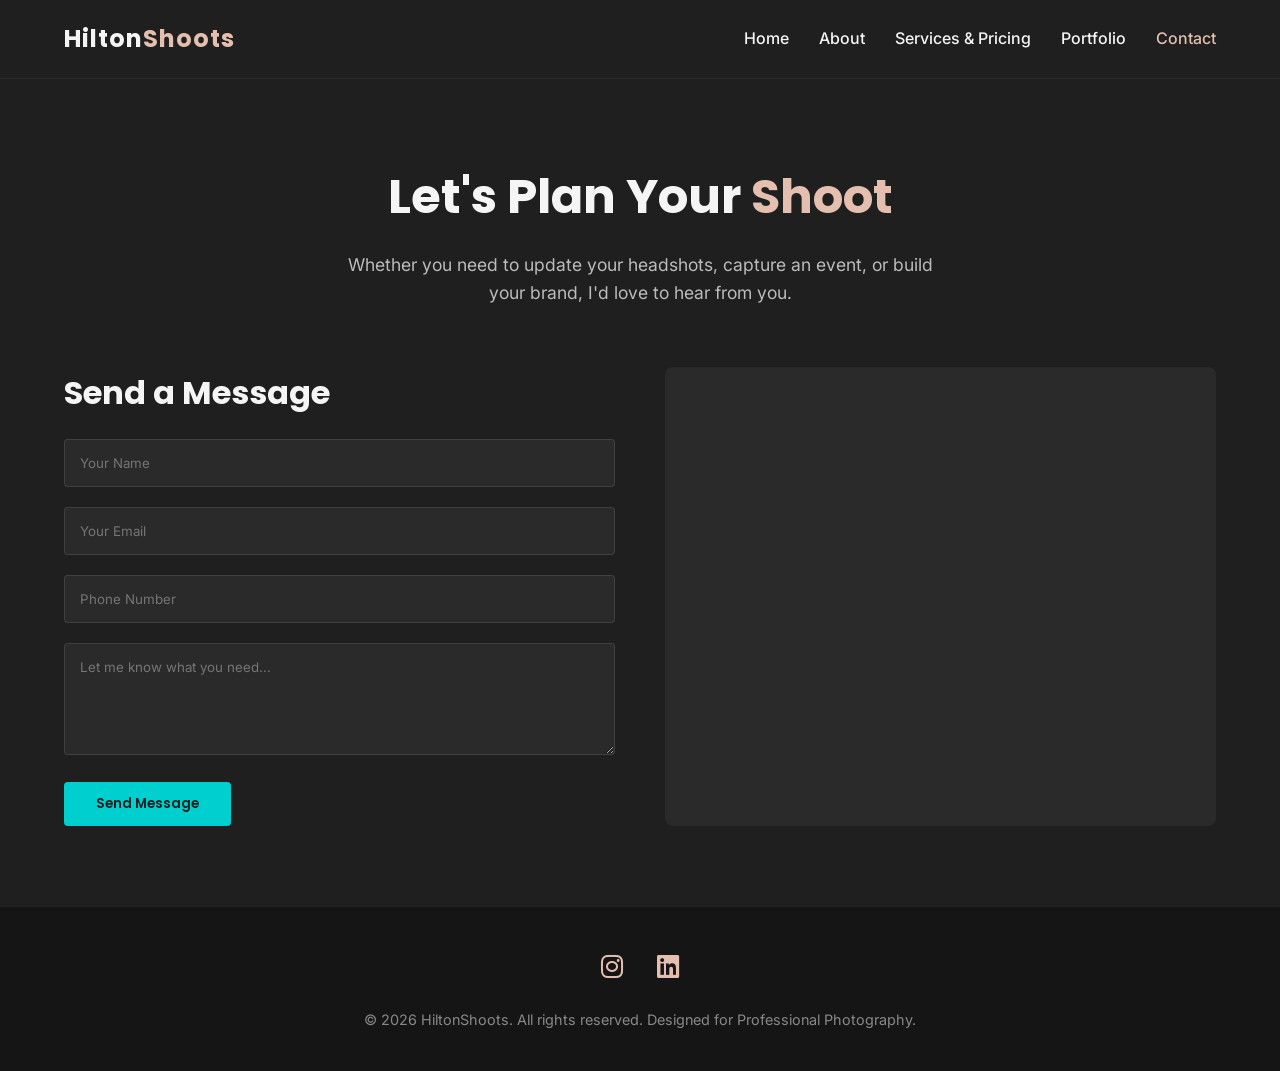
<file: contact.html>
<!DOCTYPE html>
<html lang="en">
<head>
    <meta charset="UTF-8">
    <meta name="viewport" content="width=device-width, initial-scale=1.0">
    
    <title>Contact HiltonShoots | Book a Photographer in the West Midlands</title>
    <meta name="description" content="Get in touch with HiltonShoots to book your professional photography session. Serving the West Midlands with premium headshots, portraits, and event coverage.">

    <meta property="og:title" content="Book Your Session | Contact HiltonShoots">
<meta property="og:description" content="Ready to update your headshots or capture an event? Get in touch today to discuss your photography needs.">
<meta property="og:image" content="https://hiltonshoots.com/images/corporate-headshot-west-midlands-photographer.jpg">
<meta property="og:url" content="https://hiltonshoots.com/contact.html">
<meta property="og:type" content="website">
    
    <link rel="canonical" href="https://hiltonshoots.com/contact.html">

    <link rel="preconnect" href="https://fonts.googleapis.com">
    <link rel="preconnect" href="https://fonts.gstatic.com" crossorigin>
    <link href="https://fonts.googleapis.com/css2?family=Inter:wght@300;400;500&family=Poppins:wght@400;600;700&display=swap" rel="stylesheet">
    <link rel="stylesheet" href="https://cdnjs.cloudflare.com/ajax/libs/font-awesome/6.0.0/css/all.min.css">
    
    <link rel="stylesheet" href="style.css">
</head>
<body>

    <header>
        <div class="logo">Hilton<span>Shoots</span></div>
        <label for="menu-toggle" class="hamburger">&#9776;</label>
        <input type="checkbox" id="menu-toggle">

        <ul class="nav-links">
            <li><a href="index.html">Home</a></li>
            <li><a href="about.html">About</a></li>
            <li><a href="services.html">Services & Pricing</a></li>
            <li><a href="portfolio.html">Portfolio</a></li>
            <li><a href="contact.html" style="color: var(--highlight-rose);">Contact</a></li> 
        </ul>
    </header>

    <main>
        <section style="text-align: center; padding: 80px 20px 20px 20px; background-color: var(--bg-dark);">
            <h1 style="font-family: 'Poppins', sans-serif; font-size: 3rem; color: var(--text-light); margin-bottom: 15px;">Let's Plan Your <span style="color: var(--highlight-rose);">Shoot</span></h1>
            <p style="color: #bbb; max-width: 600px; margin: 0 auto; font-size: 1.1rem;">Whether you need to update your headshots, capture an event, or build your brand, I'd love to hear from you.</p>
        </section>

        <section class="contact" style="padding-top: 40px; padding-bottom: 80px; min-height: 60vh;">
            <div class="contact-container">
                
                <div class="contact-form reveal-up">
                    <h2 style="font-family: 'Poppins', sans-serif; font-size: 2rem; margin-bottom: 20px; color: var(--text-light);">Send a Message</h2>
                    <form action="https://formsubmit.co/hchiveto@outlook.com" method="POST">
                        
                        <input type="text" name="_honey" style="display:none">
                        <input type="hidden" name="_captcha" value="false">
                        <input type="hidden" name="_next" value="https://hiltonshoots.com/thank-you.html">

                        <div class="form-group">
                            <input type="text" name="name" placeholder="Your Name" required>
                        </div>
                        <div class="form-group">
                            <input type="email" name="email" placeholder="Your Email" required>
                        </div>
                        <div class="form-group">
                            <input type="tel" name="phone" placeholder="Phone Number">
                        </div>
                        <div class="form-group">
                            <textarea name="message" rows="5" placeholder="Let me know what you need..." required></textarea>
                        </div>
                        <button type="submit" class="btn">Send Message</button>
                    </form>
                </div>
                
                <div class="contact-visual reveal-up" style="transition-delay: 0.2s;">
                    </div>
                
            </div>
        </section>
    </main>
    <footer>
        <div class="social-links">
            <a href="https://www.instagram.com/hiltonshoots/" target="_blank" aria-label="Instagram"><i class="fab fa-instagram"></i></a>
            <a href="https://www.linkedin.com/company/hiltonshoots/" target="_blank" aria-label="LinkedIn"><i class="fab fa-linkedin"></i></a>
        </div>
        <div class="footer-text">
            &copy; 2026 HiltonShoots. All rights reserved. Designed for Professional Photography.
        </div>
    </footer>
    
    <script>
    const observer = new IntersectionObserver((entries) => {
        entries.forEach((entry) => {
            if (entry.isIntersecting) {
                entry.target.classList.add('active');
            }
        });
    }, { threshold: 0.15 });

    const hiddenElements = document.querySelectorAll('.reveal-up');
    hiddenElements.forEach((el) => observer.observe(el));
    </script>

</body>
</html>
</file>
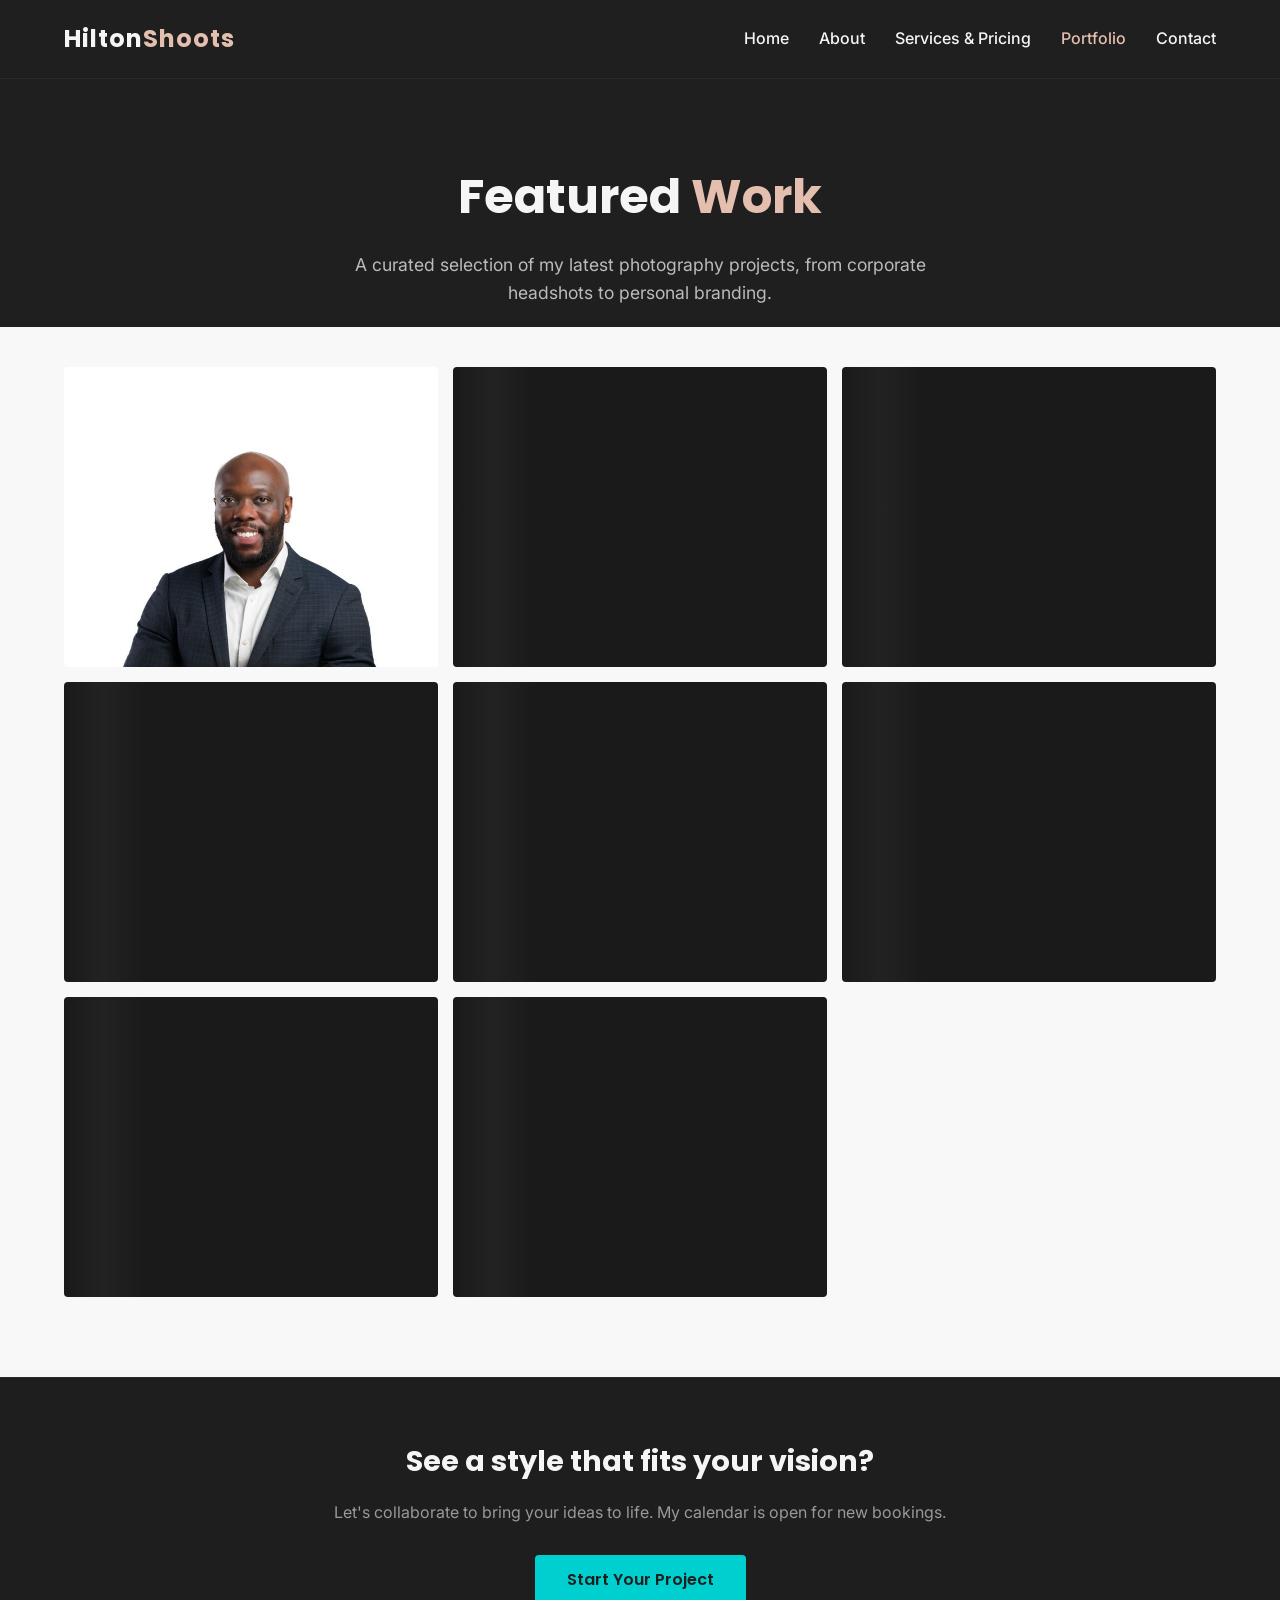
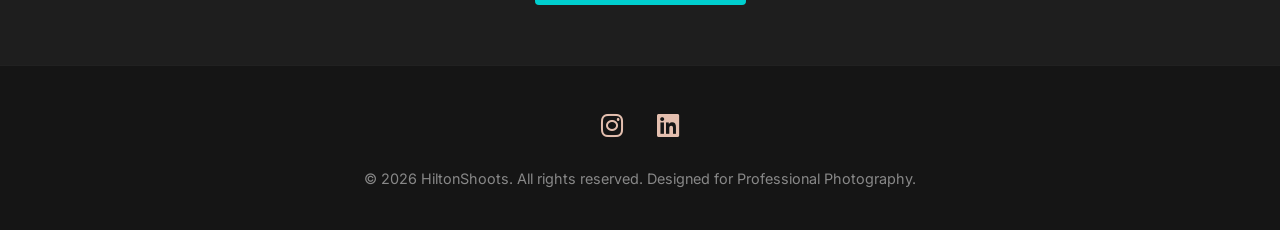
<file: portfolio.html>
<!DOCTYPE html>
<html lang="en">
<head>
    <meta charset="UTF-8">
    <meta name="viewport" content="width=device-width, initial-scale=1.0">
    
    <title>Photography Portfolio & Gallery | HiltonShoots</title>
    <meta name="description" content="View the photography portfolio of HiltonShoots. Featuring corporate headshots, personal branding, lifestyle, and event photography in the West Midlands.">

    <meta property="og:title" content="Featured Work Gallery | HiltonShoots Portfolio">
<meta property="og:description" content="View a curated selection of corporate, branding, and lifestyle photography projects across the West Midlands.">
<meta property="og:image" content="https://hiltonshoots.com/images/corporate-headshot-west-midlands-photographer.jpg">
<meta property="og:url" content="https://hiltonshoots.com/portfolio.html">
<meta property="og:type" content="website">
    
    <link rel="canonical" href="https://hiltonshoots.com/portfolio.html">

    <link rel="preconnect" href="https://fonts.googleapis.com">
    <link rel="preconnect" href="https://fonts.gstatic.com" crossorigin>
    <link href="https://fonts.googleapis.com/css2?family=Inter:wght@300;400;500&family=Poppins:wght@400;600;700&display=swap" rel="stylesheet">
    <link rel="stylesheet" href="https://cdnjs.cloudflare.com/ajax/libs/font-awesome/6.0.0/css/all.min.css">
    
    <link rel="stylesheet" href="style.css">
</head>
<body>

    <header>
        <div class="logo">Hilton<span>Shoots</span></div>
        <label for="menu-toggle" class="hamburger">&#9776;</label>
        <input type="checkbox" id="menu-toggle">

        <ul class="nav-links">
            <li><a href="index.html">Home</a></li>
            <li><a href="about.html">About</a></li>
            <li><a href="services.html">Services & Pricing</a></li>
            <li><a href="portfolio.html" style="color: var(--highlight-rose);">Portfolio</a></li> 
            <li><a href="contact.html">Contact</a></li>
        </ul>
    </header>

    <main>
        <section style="text-align: center; padding: 80px 20px 20px 20px; background-color: var(--bg-dark);">
            <h1 style="font-family: 'Poppins', sans-serif; font-size: 3rem; color: var(--text-light); margin-bottom: 15px;">Featured <span style="color: var(--highlight-rose);">Work</span></h1>
            <p style="color: #bbb; max-width: 600px; margin: 0 auto; font-size: 1.1rem;">A curated selection of my latest photography projects, from corporate headshots to personal branding.</p>
        </section>

        <section class="portfolio" style="padding-top: 40px; padding-bottom: 80px;">
            <div class="portfolio-grid">
                
                    <div class="portfolio-item reveal-up" style="background-image: url('images/corporate-headshot-west-midlands-photographer.jpg'); background-size: cover; background-position: center 80%;">
                    <div class="portfolio-overlay">
                        <h3>Corporate</h3>
                        <p>On-Location</p>
                    </div>
                </div>
                
                <div class="portfolio-item coming-soon reveal-up">
                    <div class="portfolio-overlay">
                        <h3>Lifestyle</h3>
                        <p>Coming Soon</p>
                    </div>
                </div>
                
                <div class="portfolio-item coming-soon reveal-up">
                    <div class="portfolio-overlay">
                        <h3>Branding</h3>
                        <p>Coming Soon</p>
                    </div>
                </div>
                
                <div class="portfolio-item coming-soon reveal-up">
                    <div class="portfolio-overlay">
                        <h3>Event</h3>
                        <p>Coming Soon</p>
                    </div>
                </div>
                
                <div class="portfolio-item coming-soon reveal-up">
                    <div class="portfolio-overlay">
                        <h3>Portrait</h3>
                        <p>Coming Soon</p>
                    </div>
                </div>
                
                <div class="portfolio-item coming-soon reveal-up">
                    <div class="portfolio-overlay">
                        <h3>Fashion</h3>
                        <p>Coming Soon</p>
                    </div>
                </div>
                
                <div class="portfolio-item coming-soon reveal-up">
                    <div class="portfolio-overlay">
                        <h3>Architecture</h3>
                        <p>Coming Soon</p>
                    </div>
                </div>
                
                <div class="portfolio-item coming-soon reveal-up">
                    <div class="portfolio-overlay">
                        <h3>Couples</h3>
                        <p>Coming Soon</p>
                    </div>
                </div>
                
            </div>
        </section>

        <section style="background-color: #1e1e1e; padding: 60px 20px; text-align: center; border-top: 1px solid rgba(255,255,255,0.05);">
            <h3 style="font-size: 1.8rem; color: var(--text-light); margin-bottom: 15px;">See a style that fits your vision?</h3>
            <p style="color: #999; margin-bottom: 30px;">Let's collaborate to bring your ideas to life. My calendar is open for new bookings.</p>
            <a href="contact.html" class="btn">Start Your Project</a>
        </section>
    </main>
    <footer>
        <div class="social-links">
            <a href="https://www.instagram.com/hiltonshoots/" target="_blank" aria-label="Instagram"><i class="fab fa-instagram"></i></a>
            <a href="https://www.linkedin.com/company/hiltonshoots/" target="_blank" aria-label="LinkedIn"><i class="fab fa-linkedin"></i></a>
        </div>
        <div class="footer-text">
            &copy; 2026 HiltonShoots. All rights reserved. Designed for Professional Photography.
        </div>
    </footer>
    
    <script>
    const observer = new IntersectionObserver((entries) => {
        entries.forEach((entry) => {
            if (entry.isIntersecting) {
                entry.target.classList.add('active');
            }
        });
    }, { threshold: 0.15 });

    const hiddenElements = document.querySelectorAll('.reveal-up');
    hiddenElements.forEach((el) => observer.observe(el));
    </script>

</body>
</html>
</file>
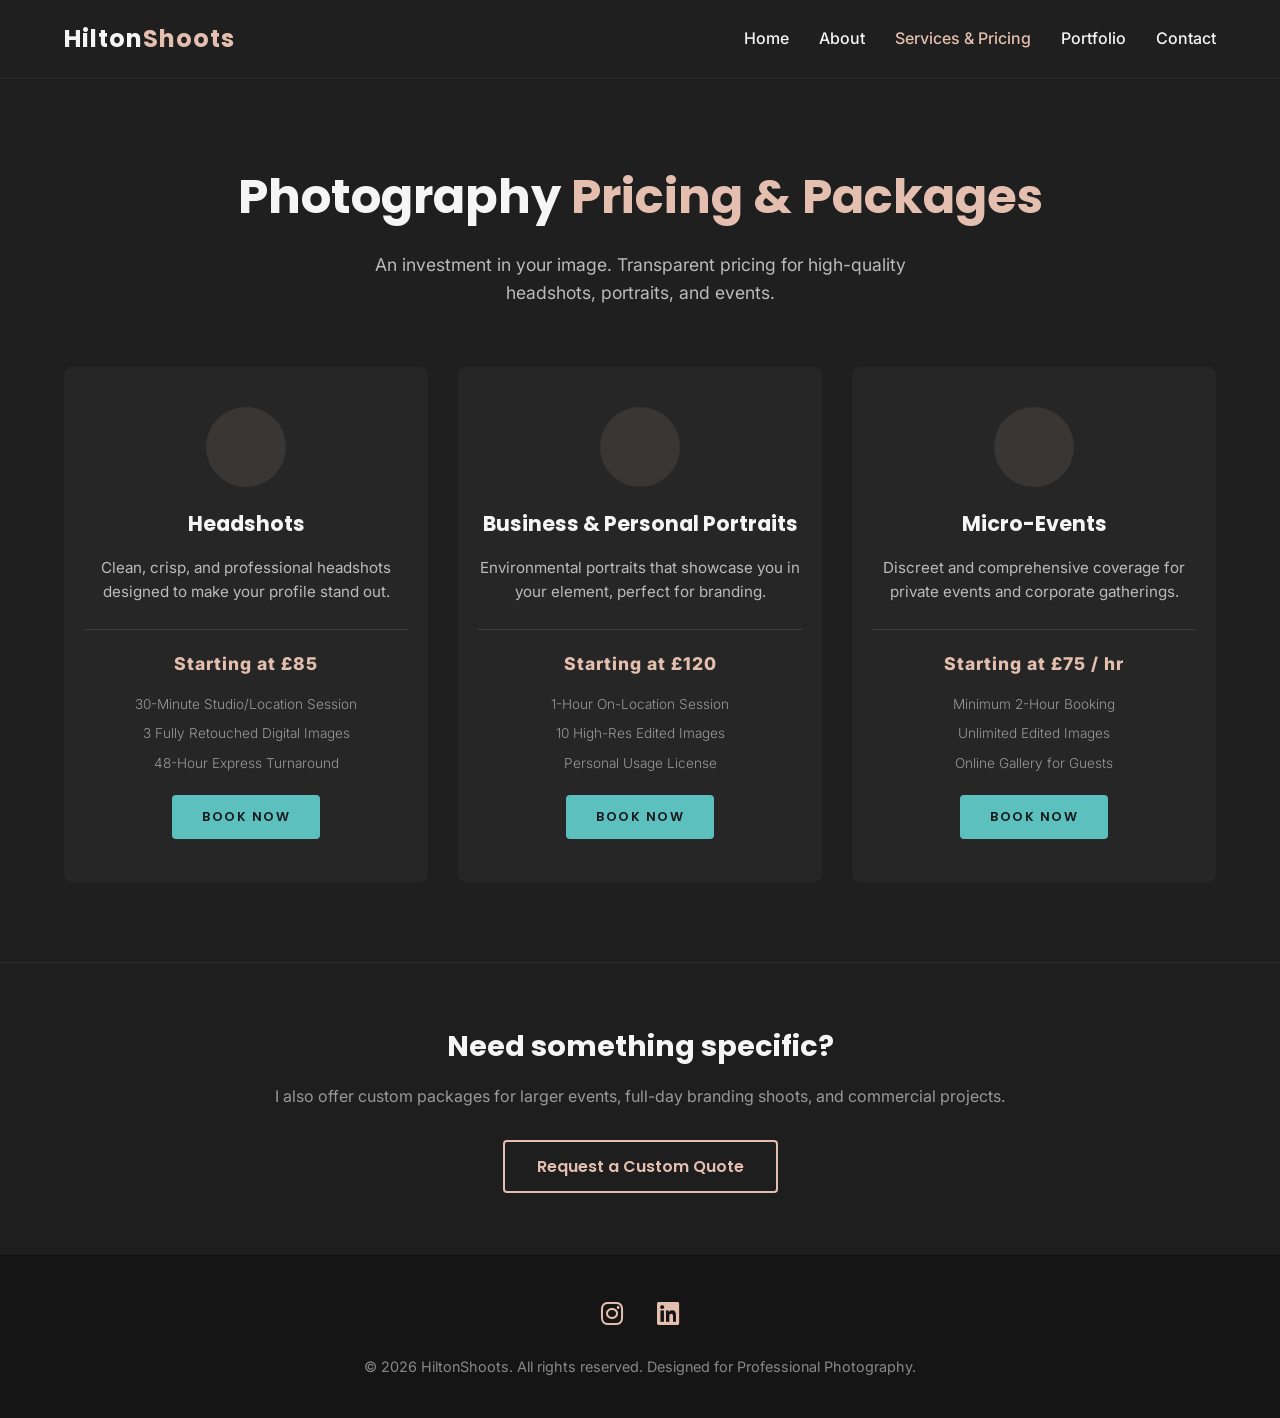
<file: services.html>
<!DOCTYPE html>
<html lang="en">
<head>
    <meta charset="UTF-8">
    <meta name="viewport" content="width=device-width, initial-scale=1.0">
    
    <title>Photography Services & Pricing | HiltonShoots</title>
    <meta name="description" content="Explore professional photography packages and pricing by HiltonShoots. Offering studio headshots, personal branding portraits, and micro-event coverage.">

    <meta property="og:title" content="Photography Packages & Pricing | HiltonShoots">
<meta property="og:description" content="Explore professional photography services including corporate headshots, branding sessions, and event coverage.">
<meta property="og:image" content="https://hiltonshoots.com/images/corporate-headshot-west-midlands-photographer.jpg">
<meta property="og:url" content="https://hiltonshoots.com/services.html">
<meta property="og:type" content="website">
    
    <link rel="canonical" href="https://hiltonshoots.com/services.html">

    <link rel="preconnect" href="https://fonts.googleapis.com">
    <link rel="preconnect" href="https://fonts.gstatic.com" crossorigin>
    <link href="https://fonts.googleapis.com/css2?family=Inter:wght@300;400;500&family=Poppins:wght@400;600;700&display=swap" rel="stylesheet">
    <link rel="stylesheet" href="https://cdnjs.cloudflare.com/ajax/libs/font-awesome/6.0.0/css/all.min.css">
    
    <link rel="stylesheet" href="style.css">
</head>
<body>

    <header>
        <div class="logo">Hilton<span>Shoots</span></div>
        <label for="menu-toggle" class="hamburger">&#9776;</label>
        <input type="checkbox" id="menu-toggle">

        <ul class="nav-links">
            <li><a href="index.html">Home</a></li>
            <li><a href="about.html">About</a></li>
            <li><a href="services.html" style="color: var(--highlight-rose);">Services & Pricing</a></li> 
            <li><a href="portfolio.html">Portfolio</a></li>
            <li><a href="contact.html">Contact</a></li>
        </ul>
    </header>

    <main>
        <section style="text-align: center; padding: 80px 20px 20px 20px; background-color: var(--bg-dark);">
            <h1 style="font-family: 'Poppins', sans-serif; font-size: 3rem; color: var(--text-light); margin-bottom: 15px;">Photography <span style="color: var(--highlight-rose);">Pricing & Packages</span></h1>
            <p style="color: #bbb; max-width: 600px; margin: 0 auto; font-size: 1.1rem;">An investment in your image. Transparent pricing for high-quality headshots, portraits, and events.</p>
        </section>

        <section class="services" style="padding-top: 40px; min-height: 60vh;">
            <div class="services-grid">
                
                <div class="service-card reveal-up">
                    <div class="service-icon"></div>
                    <h3>Headshots</h3>
                    <p>Clean, crisp, and professional headshots designed to make your profile stand out.</p>
                    <div class="service-details">
                        <span class="price">Starting at £85</span>
                        <ul>
                            <li>30-Minute Studio/Location Session</li>
                            <li>3 Fully Retouched Digital Images</li>
                            <li>48-Hour Express Turnaround</li>
                        </ul>
                    </div>
                    <a href="contact.html" class="btn">Book Now</a>
                </div>

                <div class="service-card reveal-up" style="transition-delay: 0.1s;">
                    <div class="service-icon"></div>
                    <h3>Business & Personal Portraits</h3>
                    <p>Environmental portraits that showcase you in your element, perfect for branding.</p>
                    <div class="service-details">
                        <span class="price">Starting at £120</span>
                        <ul>
                            <li>1-Hour On-Location Session</li>
                            <li>10 High-Res Edited Images</li>
                            <li>Personal Usage License</li>
                        </ul>
                    </div>
                    <a href="contact.html" class="btn">Book Now</a>
                </div>

                <div class="service-card reveal-up" style="transition-delay: 0.2s;">
                    <div class="service-icon"></div>
                    <h3>Micro-Events</h3>
                    <p>Discreet and comprehensive coverage for private events and corporate gatherings.</p>
                    <div class="service-details">
                        <span class="price">Starting at £75 / hr</span>
                        <ul>
                            <li>Minimum 2-Hour Booking</li>
                            <li>Unlimited Edited Images</li>
                            <li>Online Gallery for Guests</li>
                        </ul>
                    </div>
                    <a href="contact.html" class="btn">Book Now</a>
                </div>
                
            </div>
        </section>

        <section style="background-color: #1e1e1e; padding: 60px 20px; text-align: center; border-top: 1px solid rgba(255,255,255,0.05);">
            <h3 style="font-size: 1.8rem; color: var(--text-light); margin-bottom: 15px;">Need something specific?</h3>
            <p style="color: #999; margin-bottom: 30px;">I also offer custom packages for larger events, full-day branding shoots, and commercial projects.</p>
            <a href="contact.html" class="btn" style="background-color: transparent; border: 2px solid var(--highlight-rose); color: var(--highlight-rose);">Request a Custom Quote</a>
        </section>
    </main>
    <footer>
        <div class="social-links">
            <a href="https://www.instagram.com/hiltonshoots/" target="_blank" aria-label="Instagram"><i class="fab fa-instagram"></i></a>
            <a href="https://www.linkedin.com/company/hiltonshoots/" target="_blank" aria-label="LinkedIn"><i class="fab fa-linkedin"></i></a>
        </div>
        <div class="footer-text">
            &copy; 2026 HiltonShoots. All rights reserved. Designed for Professional Photography.
        </div>
    </footer>
    
    <script>
    const observer = new IntersectionObserver((entries) => {
        entries.forEach((entry) => {
            if (entry.isIntersecting) {
                entry.target.classList.add('active');
            }
        });
    }, { threshold: 0.15 });

    const hiddenElements = document.querySelectorAll('.reveal-up');
    hiddenElements.forEach((el) => observer.observe(el));
    </script>

</body>
</html>
</file>
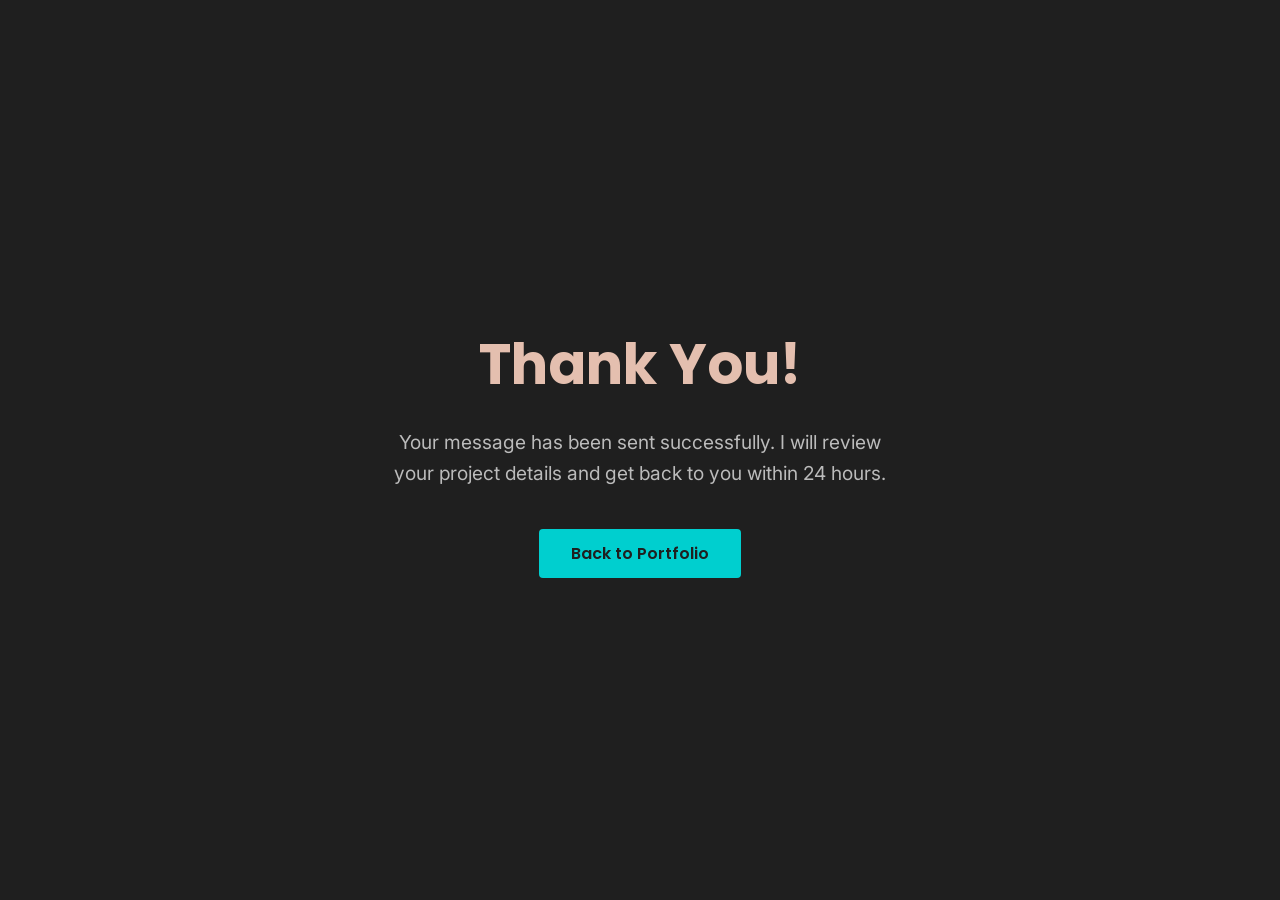
<file: thank-you.html>
<!DOCTYPE html>
<html lang="en">
<head>
    <meta charset="UTF-8">
    <meta name="viewport" content="width=device-width, initial-scale=1.0">
    <title>Thank You | HiltonShoots</title>

    <meta name="robots" content="noindex">
    
    <link rel="preconnect" href="https://fonts.googleapis.com">
    <link rel="preconnect" href="https://fonts.gstatic.com" crossorigin>
    <link href="https://fonts.googleapis.com/css2?family=Inter:wght@300;400;500&family=Poppins:wght@400;600;700&display=swap" rel="stylesheet">

    <style>
        :root {
            --bg-dark: #1F1F1F;
            --text-dark: #1F1F1F;
            --text-light: #F5F5F5;
            --btn-teal: #00CFCF;
            --btn-teal-hover: #00a6a6;
            --highlight-rose: #E4BFAF;
        }

        * {
            margin: 0;
            padding: 0;
            box-sizing: border-box;
        }

        body {
            font-family: 'Inter', sans-serif;
            background-color: var(--bg-dark);
            color: var(--text-light);
            display: flex;
            flex-direction: column;
            align-items: center;
            justify-content: center;
            height: 100vh; /* Takes up the full screen height */
            text-align: center;
            padding: 20px;
        }

        h1 {
            font-family: 'Poppins', sans-serif;
            font-size: 3.5rem;
            color: var(--highlight-rose);
            margin-bottom: 20px;
        }

        p {
            font-size: 1.2rem;
            margin-bottom: 40px;
            color: #bbb;
            max-width: 500px;
            line-height: 1.6;
        }

        .btn {
            display: inline-block;
            background-color: var(--btn-teal);
            color: var(--text-dark);
            font-family: 'Poppins', sans-serif;
            font-weight: 600;
            padding: 12px 32px;
            text-decoration: none;
            border-radius: 4px;
            transition: background 0.3s ease, transform 0.2s ease;
        }

        .btn:hover {
            background-color: var(--btn-teal-hover);
            transform: translateY(-2px);
        }
    </style>
</head>
<body>

    <h1>Thank You!</h1>
    <p>Your message has been sent successfully. I will review your project details and get back to you within 24 hours.</p>
    <a href="index.html" class="btn">Back to Portfolio</a>

</body>
</html>
</file>
<file: style.css>
/* =========================================================
   1. CSS VARIABLES & BASE STYLES
   ========================================================= */
:root {
    --bg-dark: #1F1F1F;       /* Dark graphite */
    --bg-light: #F8F8F8;      /* Off-white sections */
    --text-light: #F5F5F5;    /* White smoke text */
    --text-dark: #1F1F1F;     /* Dark text for light sections */
    --btn-teal: #00CFCF;      /* Electric teal */
    --btn-teal-hover: #00a6a6;
    --highlight-rose: #E4BFAF;/* Subtle rose gold */
}

* {
    margin: 0;
    padding: 0;
    box-sizing: border-box;
}

html {
    scroll-behavior: smooth;
}

body {
    font-family: 'Inter', sans-serif;
    background-color: var(--bg-dark);
    color: var(--text-light);
    line-height: 1.6;
}

h1, h2, h3, .logo {
    font-family: 'Poppins', sans-serif;
}

a {
    text-decoration: none;
    color: inherit;
}

img {
    max-width: 100%;
    display: block;
}

section {
    padding: 80px 5%;
}

/* Buttons */
.btn {
    display: inline-block;
    background-color: var(--btn-teal);
    color: var(--bg-dark);
    font-family: 'Poppins', sans-serif;
    font-weight: 600;
    padding: 12px 32px;
    border: none;
    border-radius: 4px;
    cursor: pointer;
    transition: background 0.3s ease, transform 0.2s ease;
}

.btn:hover {
    background-color: var(--btn-teal-hover);
    transform: translateY(-2px);
}

/* =========================================================
   2. HEADER & NAVIGATION
   ========================================================= */
header {
    background-color: var(--bg-dark);
    padding: 20px 5%;
    position: sticky;
    top: 0;
    z-index: 1000;
    display: flex;
    justify-content: space-between;
    align-items: center;
    border-bottom: 1px solid rgba(255,255,255,0.05);
}

.logo {
    font-size: 1.5rem;
    font-weight: 700;
    color: var(--text-light);
    letter-spacing: 1px;
}

.logo span {
    color: var(--highlight-rose);
}

/* Mobile Menu Checkbox Hack (No JS) */
#menu-toggle {
    display: none;
}

.hamburger {
    display: none;
    font-size: 1.8rem;
    cursor: pointer;
    color: var(--text-light);
}

.nav-links {
    display: flex;
    gap: 30px;
    list-style: none;
}

.nav-links a {
    font-weight: 500;
    transition: color 0.3s ease;
}

.nav-links a:hover {
    color: var(--highlight-rose);
}

/* =========================================================
   3. HERO SECTION
   ========================================================= */
.hero {
    min-height: calc(100vh - 76px); 
    
    /* 🔴 FIXED: Removed the broken URL and kept the solid fallback colors */
    background: linear-gradient(rgba(34, 34, 34, 0.7), rgba(8, 8, 8, 0.7)), #1f1f1f; 
    background-size: cover;
    background-position: center;
    display: flex;
    flex-direction: column;
    align-items: center;
    justify-content: center;
    text-align: center;
    padding: 40px 20px; 
    color: white;
}

.hero-content h1 {
    font-size: 3.5rem;
    margin-bottom: 20px;
    color: var(--text-light);
}

.hero p {
    font-size: 1.2rem;
    color: var(--highlight-rose); 
    letter-spacing: 8px;
    text-transform: uppercase;
    margin-top: 15px;
    font-weight: 200;
}

/* --- NEW HERO TYPOGRAPHY --- */
@keyframes fadeInUp {
    from { opacity: 0; transform: translateY(30px); }
    to { opacity: 1; transform: translateY(0); }
}

.hero-title {
    font-size: 6rem;
    font-weight: 800;
    text-transform: uppercase;
    letter-spacing: 2px;
    margin-bottom: 10px;
    line-height: 1.1;
    animation: fadeInUp 1.2s ease-out forwards;
}

.hero-title span {
    font-weight: 800;
    color: var(--highlight-rose);
}

.hero-subtitle {
    letter-spacing: 8px;
    color: #666;
    margin-bottom: 40px;
    text-transform: uppercase;
    font-size: 1rem;
    font-weight: 300;
    opacity: 0; 
    animation: fadeInUp 1.2s ease-out 0.4s forwards;
}

@media (max-width: 768px) {
    .hero-title { font-size: 3.5rem; }
    .hero-subtitle { letter-spacing: 4px; font-size: 0.8rem; }
}

/* =========================================================
   4. ABOUT SECTION
   ========================================================= */
.about {
    background-color: var(--bg-light);
    color: var(--text-dark);
}

.about-container {
    display: flex;
    flex-direction: column;
    align-items: center; 
    justify-content: center;
    max-width: 1000px;
    margin: 0 auto; 
    padding: 40px 20px;
}

.about-image {
    width: 100%;
    max-width: 800px; 
    height: 400px;
    background-image: url('images/about-image.png');
    background-size: cover;
    background-position: center;
    border-radius: 8px; 
}       

.about-text {
    width: 100%;
    max-width: 800px; 
    margin: 40px auto 0 auto; 
    text-align: center; 
}       

.about-text h2 {
    font-size: 2.5rem;
    margin-bottom: 20px;
    text-align: center !important;
}

.about-text p {
    text-align: center !important;
}

/* =========================================================
   5. SERVICES SECTION
   ========================================================= */
.services {
    background-color: var(--bg-dark);
    text-align: center;
}

.services h2 {
    font-size: 2.5rem;
    margin-bottom: 50px;
    color: var(--highlight-rose);
}

.services-grid {
    display: grid;
    grid-template-columns: repeat(3, 1fr);
    gap: 30px;
    max-width: 1200px;
    margin: 0 auto;
}

.service-card {
    background-color: rgba(255,255,255,0.03);
    padding: 40px 20px;
    border-radius: 8px;
    border-bottom: 3px solid transparent;
    transition: all 0.3s ease;
}

.service-card:hover {
    border-bottom-color: var(--btn-teal);
    transform: translateY(-5px);
    background-color: rgba(255,255,255,0.05);
}

/* 🔴 FIXED: Removed the broken URL and added a subtle rose gold accent */
.service-icon {
    height: 80px;
    width: 80px;
    margin: 0 auto 20px auto;
    background-color: var(--highlight-rose); 
    border-radius: 50%;
    opacity: 0.1; 
}

.service-card h3 {
    font-size: 1.3rem;
    margin-bottom: 15px;
}

.service-card p {
    font-size: 0.95rem;
    margin-bottom: 25px;
    color: #bbb;
}

.service-details {
    margin: 20px 0;
    padding-top: 20px;
    border-top: 1px solid rgba(255, 255, 255, 0.1); 
    text-align: center;
}       

.service-details .price {
    display: block;
    font-size: 1.1rem;
    font-weight: 800;
    color: var(--highlight-rose);
    margin-bottom: 15px;
    letter-spacing: 1px;
}

.service-details ul {
    list-style: none;
    padding: 0;
    margin: 0;
}

.service-details li {
    font-size: 0.85rem;
    color: #999;
    margin-bottom: 8px;
    font-weight: 300;
}

.service-card .btn {
    background-color: #5bc0be; 
    color: #1a1a1a; 
    padding: 12px 30px;
    border-radius: 4px;
    text-decoration: none;
    font-weight: 600;
    text-transform: uppercase;
    letter-spacing: 1.5px;
    font-size: 0.8rem;
    transition: all 0.3s ease;
    display: inline-block
}

.service-card .btn:hover {
    background-color: #48a9a7; 
    transform: translateY(-3px); 
    box-shadow: 0 10px 20px rgba(0,0,0,0.3); 
}

/* =========================================================
   6. PORTFOLIO SECTION
   ========================================================= */
@keyframes shimmer {
    0% { background-position: -200% 0; }
    100% { background-position: 200% 0; }
}

.portfolio {
    background-color: var(--bg-light);
    color: var(--text-dark);
    text-align: center;
}

.portfolio h2 {
    font-size: 2.5rem;
    margin-bottom: 50px;
}

.portfolio-grid {
    display: grid;
    grid-template-columns: repeat(3, 1fr);
    gap: 15px;
    max-width: 1200px;
    margin: 0 auto;
}

.portfolio-item {
    position: relative;
    height: 300px; 
    overflow: hidden;
    background-color: #ddd;
    background-size: cover;
    background-position: center;
    border-radius: 4px; 
}

.portfolio-item.coming-soon {
    background: #1a1a1a;
    background-image: linear-gradient(
        90deg, 
        #1a1a1a 0px, 
        #222 40px, 
        #1a1a1a 80px
    );
    background-size: 200% 100%;
    animation: shimmer 4s infinite linear;
}

.portfolio-overlay {
    position: absolute;
    top: 0; left: 0; right: 0; bottom: 0;
    background-color: rgba(31, 31, 31, 0.85); 
    color: var(--text-light); 
    display: flex;
    flex-direction: column;
    align-items: center;
    justify-content: center;
    opacity: 0; 
    transition: opacity 0.3s ease; 
}

.portfolio-item:hover .portfolio-overlay {
    opacity: 1;
}

.portfolio-overlay h3 {
    color: var(--highlight-rose);
    margin-bottom: 10px;
}

.portfolio-item:not(.coming-soon):hover .portfolio-overlay {
    opacity: 1;
}

/* =========================================================
   7. CONTACT SECTION
   ========================================================= */
.contact {
    background-color: var(--bg-dark);
}

.contact-container {
    display: grid;
    grid-template-columns: 1fr 1fr;
    gap: 50px;
    max-width: 1200px;
    margin: 0 auto;
}

.contact-form h2 {
    font-size: 2.5rem;
    margin-bottom: 30px;
    color: var(--highlight-rose);
}

.form-group {
    margin-bottom: 20px;
}

.form-group input, 
.form-group textarea {
    width: 100%;
    padding: 15px;
    background-color: rgba(255,255,255,0.05);
    border: 1px solid rgba(255,255,255,0.1);
    color: var(--text-light);
    border-radius: 4px;
    font-family: 'Inter', sans-serif;
}

.form-group input:focus, 
.form-group textarea:focus {
    outline: none;
    border-color: var(--btn-teal);
}

/* 🔴 FIXED: Removed the broken URL and added a solid dark-grey box */
.contact-visual {
    background-color: #2a2a2a; 
    border-radius: 8px;
    min-height: 400px;
}

/* =========================================================
   8. FOOTER
   ========================================================= */
footer {
    background-color: #151515;
    text-align: center;
    padding: 40px 20px;
    border-top: 1px solid rgba(255,255,255,0.05);
}

.social-links {
    margin-bottom: 20px;
}

.social-links a {
    display: inline-block;
    margin: 0 15px;
    color: var(--highlight-rose);
    font-size: 1.6rem; 
    transition: all 0.3s ease; 
    text-decoration: none;
}

.social-links a:hover {
    color: var(--btn-teal);
}

.footer-text {
    font-size: 0.9rem;
    color: #888;
}

/* =========================================================
   9. RESPONSIVE DESIGN & ANIMATIONS
   ========================================================= */
@media (max-width: 992px) {
    .hero-content h1 { font-size: 2.8rem; }
    .about-container, .contact-container { grid-template-columns: 1fr; }
    .services-grid { grid-template-columns: repeat(2, 1fr); }
    .portfolio-grid { grid-template-columns: repeat(2, 1fr); }
    .contact-visual { display: none; } 
}

@media (max-width: 768px) {
    .hamburger { display: block; }
    .nav-links {
        display: none;
        flex-direction: column;
        width: 100%;
        position: absolute;
        top: 76px;
        left: 0;
        background-color: var(--bg-dark);
        padding: 20px 0;
        text-align: center;
        border-bottom: 1px solid rgba(255,255,255,0.1);
    }
    
    #menu-toggle:checked ~ .nav-links {
        display: flex;
    }

    .services-grid, .portfolio-grid { grid-template-columns: 1fr; }
    .hero-content h1 { font-size: 2.2rem; }
    section { padding: 60px 5%; }
}

@keyframes breathe {
    0%   { opacity: 0.2; }
    50%  { opacity: 1; }
    100% { opacity: 0.2; }
}

.portfolio-item.coming-soon:hover h3,
.portfolio-item.coming-soon:hover p {
    animation: breathe 3s ease-in-out infinite;
}

.reveal-up {
    opacity: 0;
    transform: translateY(40px);
    transition: all 0.8s ease-out; 
}

.reveal-up.active {
    opacity: 1;
    transform: translateY(0);
}
</file>
